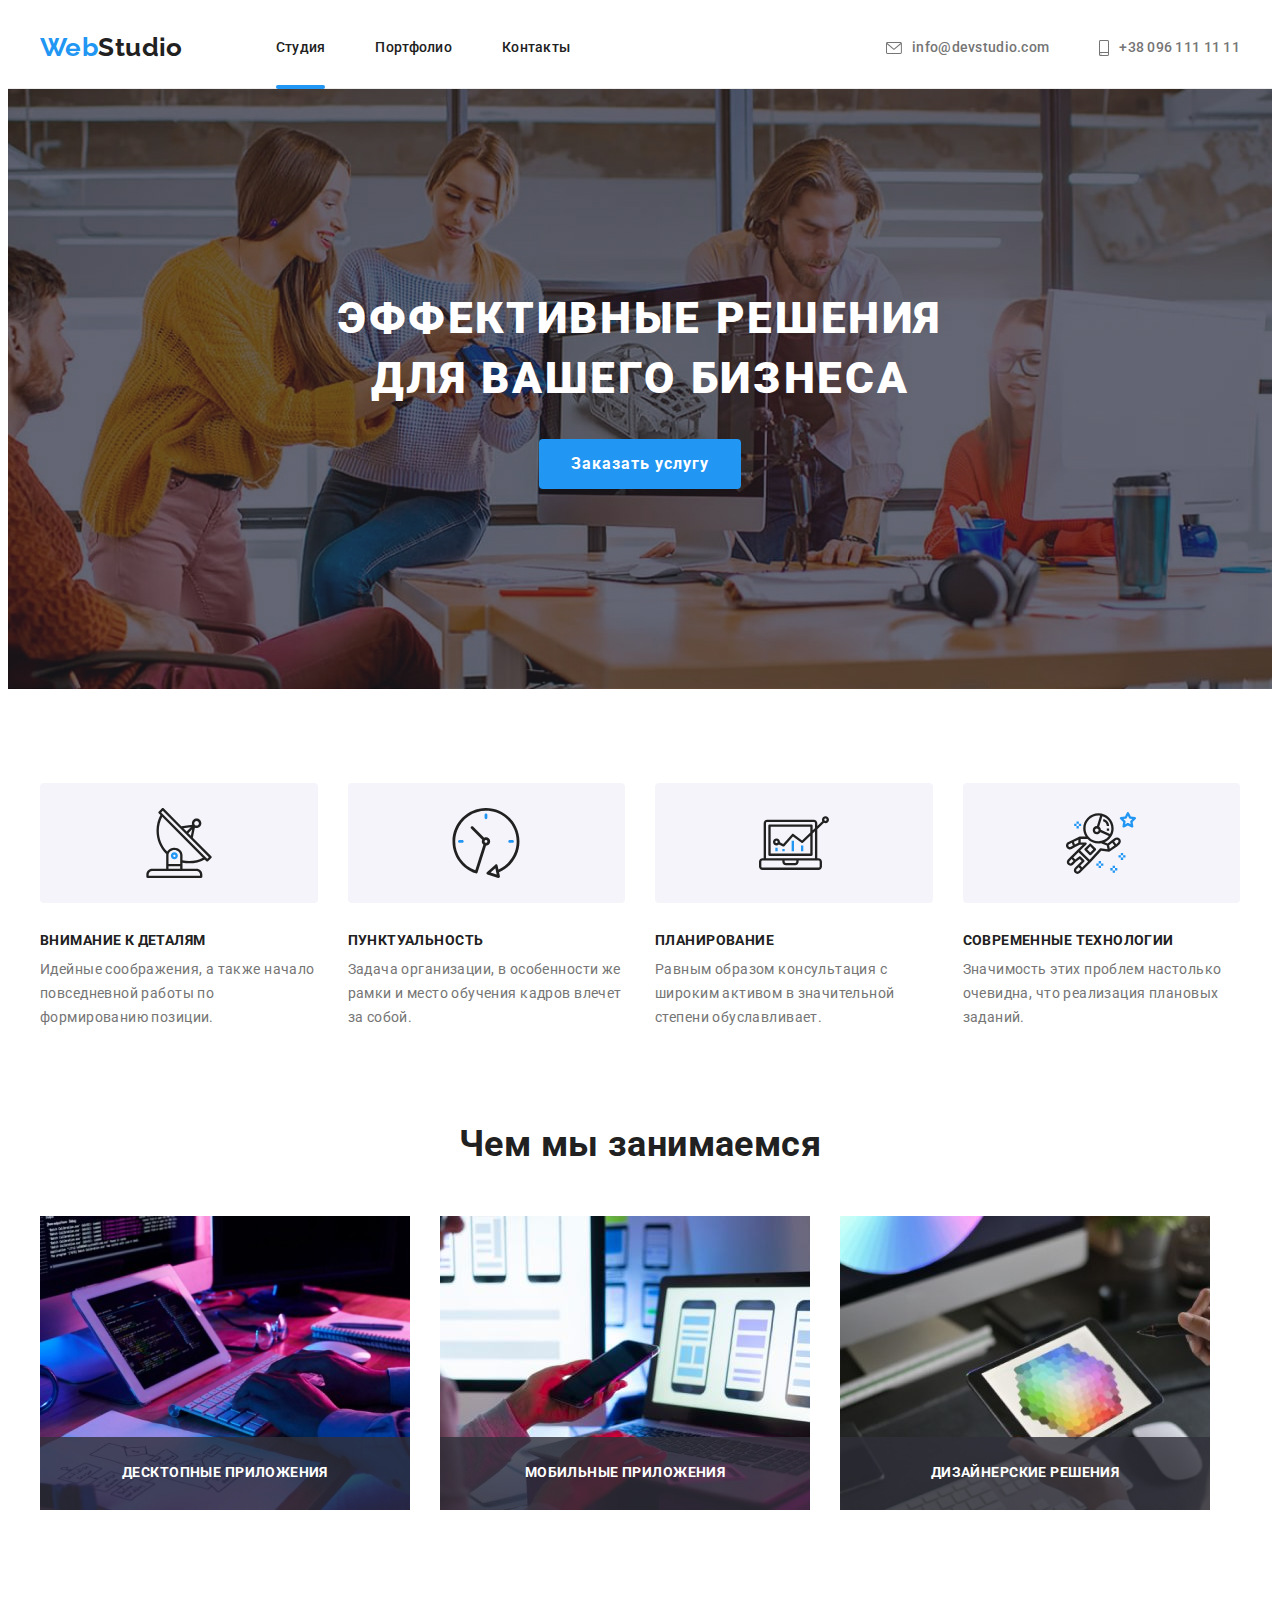
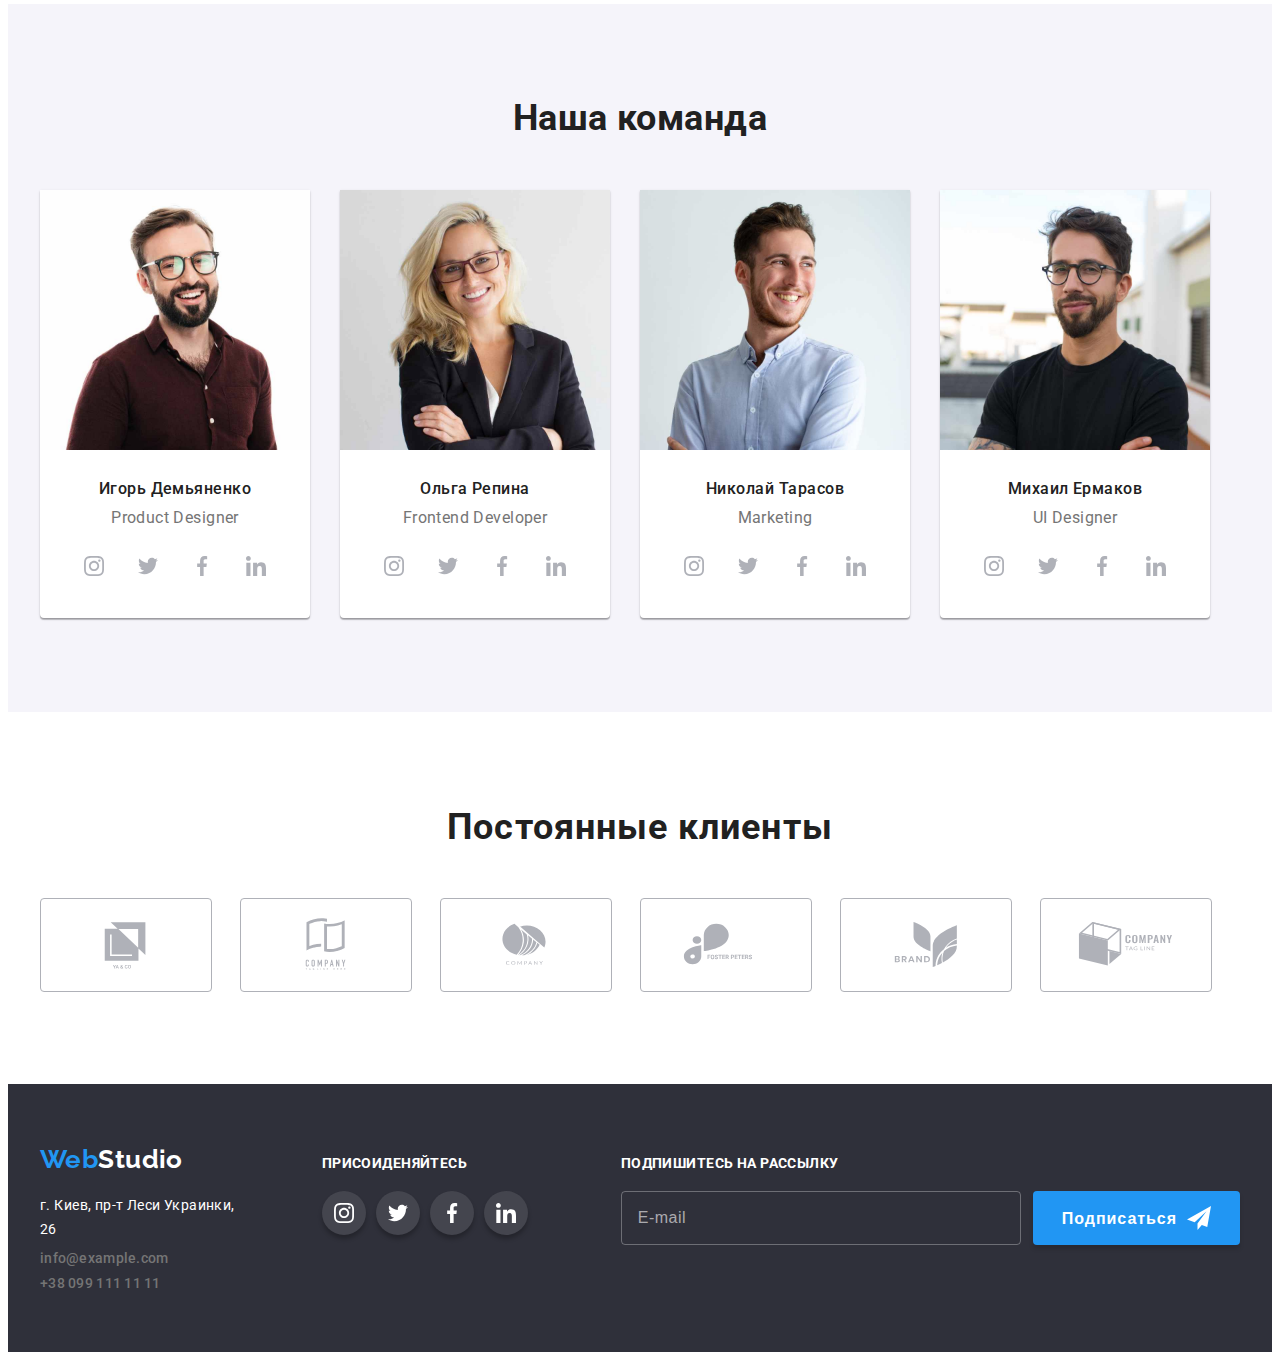
<file: index.html>
<!DOCTYPE html>
<html lang="ru">
<head>
    <meta charset="UTF-8">
    <meta http-equiv="X-UA-Compatible" content="IE=edge">
    <meta name="viewport" content="width=device-width, initial-scale=1.0">
    <title>WebStudio</title>
    <link rel="preconnect" href="https://fonts.googleapis.com">
    <link rel="preconnect" href="https://fonts.gstatic.com" crossorigin>
    <link href="https://fonts.googleapis.com/css2?family=Raleway:wght@700&family=Roboto:wght@400;500;700;900&display=swap" rel="stylesheet">
    <link rel="stylesheet" href="https://cdnjs.cloudflare.com/ajax/libs/modern-normalize/1.1.0/modern-normalize.min.css" integrity="sha512-wpPYUAdjBVSE4KJnH1VR1HeZfpl1ub8YT/NKx4PuQ5NmX2tKuGu6U/JRp5y+Y8XG2tV+wKQpNHVUX03MfMFn9Q==" crossorigin="anonymous" referrerpolicy="no-referrer" />
    <link rel="stylesheet" href="./css/styles.css">
</head>
    <body>
        <header>
            <div class="container header-flex">
                <nav class="header-nav">
                        <a href="./index.html" class="link header-nav-logo"><span class="header-accent-color">Web</span>Studio</a>
                    <ul class="header-list">
                        <li class="header-link"><a href="./index.html" class="link nav-list line">Студия</a></li>
                        <li class="header-link"><a href="./portfolio.html" class="link nav-list">Портфолио</a></li>
                        <li class="header-link"><a href="" class="link nav-list">Контакты</a></li>
                    </ul>
                </nav>
                    <ul class="list all-contacts">
                        <li class="link-contacts"><a href="mailto:info@devstudio.com" class="link header-contacts">
                            <svg class="mail" width="16" height="12">
                                <use href="./images/icons.svg#icon-email"></use>
                            </svg>
                                info@devstudio.com</a></li>
                        <li class="link-contacts">
                            <a href="tel:+380961111111" class="link header-contacts">
                                <svg class="telephone" width="10" height="16">
                                    <use href="./images/icons.svg#icon-number"></use>
                                </svg>
                                +38 096 111 11 11</a></li>
                    </ul>
            </div>
        </header>
<main>
    <section class="hero">
        <div class="container">
            <h1 class="hero-title">ЭФФЕКТИВНЫЕ РЕШЕНИЯ <br> ДЛЯ ВАШЕГО БИЗНЕСА</h1>
                <button type="button" class="hero-button" data-modal-open>Заказать услугу</button>
        </div>
    </section>
    <section class="feauture section">
        <div class="container">
            <h2 class="visually-hidden">Особенности</h2>
                <ul class="feauture-list">
                    <li class="feauture-item">                                        
                        <a href="" class="feauture-link">
                            <svg class="feauture-pic" width="70" height="70">
                                <use href="./images/icons.svg#icon-antenna"></use>
                            </svg>
                        </a>                                       
                            <h3 class="feauture-list-title">Внимание к деталям</h3>
                                <p class="future-text">Идейные соображения, а также начало повседневной работы по формированию позиции.</p>
                    </li>
                    <li class="feauture-item">
                        <a href="" class="feauture-link">
                            <svg class="feauture-pic" width="70" height="70">
                                <use href="./images/icons.svg#icon-clock"></use>
                            </svg>
                        </a> 
                            <h3 class="feauture-list-title">Пунктуальность</h3>
                                <p class="future-text">Задача организации, в особенности же рамки и место обучения кадров влечет за собой.</p>
                    </li>
                    <li class="feauture-item">
                        <a href="" class="feauture-link">
                            <svg class="feauture-pic" width="70" height="70">
                                <use href="./images/icons.svg#icon-diagram"></use>
                            </svg>
                        </a> 
                            <h3 class="feauture-list-title">Планирование</h3>
                                <p class="future-text">Равным образом консультация с широким активом в значительной степени обуславливает.</p>
                    </li>
                    <li class="feauture-item">
                        <a href="" class="feauture-link">
                            <svg class="feauture-pic" width="70" height="70">
                                <use href="./images/icons.svg#icon-astronaut"></use>
                            </svg>
                        </a> 
                            <h3 class="feauture-list-title">Современные технологии</h3>
                                <p class="future-text">Значимость этих проблем настолько очевидна, что реализация плановых заданий.</p>
                    </li>
                </ul>
        </div>
    </section>
    <section class="section feauture-work">
        <div class="container">
            <h2 class="about-title">Чем мы занимаемся</h2>
                <ul class="about-list">
                    <li class="about-item">
                        <div class="about-text">
                            <img src="./images/imagesfirstpage/computer1.jpg" alt="computer1" width="370" height="294">
                            <p class="about-text-style">Десктопные приложения</p>
                        </div> 
                    </li>
                    <li class="about-item">
                        <div class="about-text">
                            <img src="./images/imagesfirstpage/computer2.jpg" alt="computer2" width="370" height="294">
                            <p class="about-text-style">Мобильные приложения</p>
                        </div>
                    </li>
                    <li class="about-item">
                        <div class="about-text">
                            <img src="./images/imagesfirstpage/computer3.jpg" alt="computer3" width="370" height="294">
                            <p class="about-text-style">Дизайнерские решения</p>
                        </div>
                    </li>
                </ul>
        </div>
    </section>
    <section class="section team">
        <div class="container">
            <h2 class="team-title">Наша команда</h2>
                <ul class="team-list">
                    <li class="team-item">
                        <img src="./images/imagesfirstpage/man1.jpg" alt="man1" width="270" height="260" class="team-image">
                            <div class="team-component">
                                <h3 class="team-name">Игорь Демьяненко</h3>
                                    <p class="team-position">Product Designer</p>
                                        <ul class="team-socials-list">
                                            <li class="team-social-item">
                                                <a href="" class="team-social-link">
                                                    <svg class="team-social-icon" width="20" height="20">
                                                        <use href="./images/icons.svg#icon-instagram"></use>
                                                    </svg>
                                                </a>
                                            </li>
                                            <li class="team-social-item">
                                                <a href="" class="team-social-link">
                                                    <svg class="team-social-icon" width="20" height="20">
                                                        <use href="./images/icons.svg#icon-twitter"></use>
                                                    </svg>
                                                </a>
                                            </li>
                                            <li class="team-social-item">
                                                <a href="" class="team-social-link">
                                                    <svg class="team-social-icon" width="20" height="20">
                                                        <use href="./images/icons.svg#icon-facebook"></use>
                                                    </svg>
                                                </a>
                                            </li>
                                            <li class="team-social-item">
                                                <a href="" class="team-social-link">
                                                    <svg class="team-social-icon" width="20" height="20">
                                                        <use href="./images/icons.svg#icon-linkedin"></use>
                                                    </svg>
                                                </a>
                                            </li>
                                        </ul>
                            </div>
                    </li>
                    <li class="team-item">
                        <img src="./images/imagesfirstpage/woman.jpg" alt="woman" width="270" height="260" class="team-image">
                            <div class="team-component">
                                <h3 class="team-name">Ольга Репина</h3>
                                    <p class="team-position">Frontend Developer</p>
                                        <ul class="team-socials-list">
                                            <li class="team-social-item">
                                                <a href="" class="team-social-link">
                                                    <svg class="team-social-icon" width="20" height="20">
                                                        <use href="./images/icons.svg#icon-instagram"></use>
                                                    </svg>
                                                </a>
                                            </li>
                                            <li class="team-social-item">
                                                <a href="" class="team-social-link">
                                                    <svg class="team-social-icon" width="20" height="20">
                                                        <use href="./images/icons.svg#icon-twitter"></use>
                                                    </svg>
                                                </a>
                                            </li>
                                            <li class="team-social-item">
                                                <a href="" class="team-social-link">
                                                    <svg class="team-social-icon" width="20" height="20">
                                                        <use href="./images/icons.svg#icon-facebook"></use>
                                                    </svg>
                                                </a>
                                            </li>
                                            <li class="team-social-item">
                                                <a href="" class="team-social-link">
                                                    <svg class="team-social-icon" width="20" height="20">
                                                        <use href="./images/icons.svg#icon-linkedin"></use>
                                                    </svg>
                                                </a>
                                            </li>
                                        </ul>
                            </div>
                    </li>
                    <li class="team-item">
                        <img src="./images/imagesfirstpage/man2.jpg" alt="man2" width="270" height="260" class="team-image">
                            <div class="team-component">
                                <h3 class="team-name">Николай Тарасов</h3>
                                    <p class="team-position">Marketing</p>
                                        <ul class="team-socials-list">
                                            <li class="team-social-item">
                                                <a href="" class="team-social-link">
                                                    <svg class="team-social-icon" width="20" height="20">
                                                        <use href="./images/icons.svg#icon-instagram"></use>
                                                    </svg>
                                                </a>
                                            </li>
                                            <li class="team-social-item">
                                                <a href="" class="team-social-link">
                                                    <svg class="team-social-icon" width="20" height="20">
                                                        <use href="./images/icons.svg#icon-twitter"></use>
                                                    </svg>
                                                </a>
                                            </li>
                                            <li class="team-social-item">
                                                <a href="" class="team-social-link">
                                                    <svg class="team-social-icon" width="20" height="20">
                                                        <use href="./images/icons.svg#icon-facebook"></use>
                                                    </svg>
                                                </a>
                                            </li>
                                            <li class="team-social-item">
                                                <a href="" class="team-social-link">
                                                    <svg class="team-social-icon" width="20" height="20">
                                                        <use href="./images/icons.svg#icon-linkedin"></use>
                                                    </svg>
                                                </a>
                                            </li>
                                        </ul>
                            </div>
                    </li>
                    <li class="team-item">
                        <img src="./images/imagesfirstpage/man3.jpg" alt="man3" width="270" height="260" class="team-image">
                            <div class="team-component">
                                <h3 class="team-name">Михаил Ермаков</h3>
                                    <p class="team-position">UI Designer</p>
                                        <ul class="team-socials-list">
                                            <li class="team-social-item">
                                                <a href="" class="team-social-link">
                                                    <svg class="team-social-icon" width="20" height="20">
                                                        <use href="./images/icons.svg#icon-instagram"></use>
                                                    </svg>
                                                </a>
                                            </li>
                                            <li class="team-social-item">
                                                <a href="" class="team-social-link">
                                                    <svg class="team-social-icon" width="20" height="20">
                                                        <use href="./images/icons.svg#icon-twitter"></use>
                                                    </svg>
                                                </a>
                                            </li>
                                            <li class="team-social-item">
                                                <a href="" class="team-social-link">
                                                    <svg class="team-social-icon" width="20" height="20">
                                                        <use href="./images/icons.svg#icon-facebook"></use>
                                                    </svg>
                                                </a>
                                            </li>
                                            <li class="team-social-item">
                                                <a href="" class="team-social-link">
                                                    <svg class="team-social-icon" width="20" height="20">
                                                        <use href="./images/icons.svg#icon-linkedin"></use>
                                                    </svg>
                                                </a>
                                            </li>
                                        </ul>
                            </div>
                    </li>
                </ul>
        </div>
    </section>
    <section class="clients section">
        <div class="container">
            <h2 class="clients-title">Постоянные клиенты</h2>
                <ul class="clients-list">
                    <li class="clients-item">
                        <a href="" class="clients-link">
                            <svg class="clients-logo" width="106" height="60">
                                <use href="./images/icons.svg#icon-logo1"></use>
                            </svg>
                        </a>
                    </li>
                    <li class="clients-item">
                        <a href="" class="clients-link">
                            <svg class="clients-logo" width="106" height="60">
                                <use href="./images/icons.svg#icon-logo2"></use>
                            </svg>
                        </a>
                    </li>
                    <li class="clients-item">
                        <a href="" class="clients-link">
                            <svg class="clients-logo" width="106" height="60">
                                <use href="./images/icons.svg#icon-logo3"></use>
                            </svg>
                        </a>
                    </li>
                    <li class="clients-item">
                        <a href="" class="clients-link">
                            <svg class="clients-logo" width="106" height="60">
                                <use href="./images/icons.svg#icon-logo4"></use>
                            </svg>
                        </a>
                    </li>
                    <li class="clients-item">
                        <a href="" class="clients-link">
                            <svg class="clients-logo" width="106" height="60">
                                <use href="./images/icons.svg#icon-logo5"></use>
                            </svg>
                        </a>
                    </li>
                    <li class="clients-item">
                        <a href="" class="clients-link">
                            <svg class="clients-logo" width="106" height="60">
                                <use href="./images/icons.svg#icon-logo6"></use>
                            </svg>
                        </a>
                    </li>
                </ul>
        </div>
    </section>
</main>
<footer>
    <div class="container footer-flex"> 
        <div class="left-part-footer">                                  
            <a href="./index.html" class="link footer-logo"><span class="footer-accent-color">Web</span>Studio</a>
                <address>
                    <ul class="address-list">
                        <li class="address-item">
                            <a href="https://goo.gl/maps/4w8SDQ3q83mEW5g1A" class="link location" target="_blank" rel="noopener noreferrer">г. Киев, пр-т Леси Украинки, 26</a>
                        </li>
                        <li class="address-item">
                            <a href="mailto:info@example.com" class="link footer-contacts">info@example.com</a>
                        </li>
                        <li class="address-item">
                            <a href="tel:+380991111111" class="link footer-contacts">+38 099 111 11 11</a>
                        </li>
                    </ul>
                </address>
        </div> 
            <div class="invitation">
                <h2 class="invitation-title">ПРИСОИДЕНЯЙТЕСЬ</h2>
                    <ul class="invitation-list">
                        <li class="invitation-item">
                            <a href="" class="invitation-link">
                                <svg class="invitation-social" width="20" height="20">
                                    <use href="./images/icons.svg#icon-instagram"></use>
                                </svg>
                            </a>
                        </li>
                        <li class="invitation-item">
                            <a href="" class="invitation-link">
                                <svg class="invitation-social" width="20" height="20">
                                    <use href="./images/icons.svg#icon-twitter"></use>
                                </svg>
                            </a>
                        </li>
                        <li class="invitation-item">
                            <a href="" class="invitation-link">
                                <svg class="invitation-social" width="20" height="20">
                                    <use href="./images/icons.svg#icon-facebook"></use>
                                </svg>
                            </a>
                        </li>
                        <li class="invitation-item">
                            <a href="" class="invitation-link">
                                <svg class="invitation-social" width="20" height="20">
                                    <use href="./images/icons.svg#icon-linkedin"></use>
                                </svg>
                            </a>
                        </li>
                    </ul>
            </div>
                        <div class="subscribe">
                            <h2 class="subscribe-title">ПОДПИШИТЕСЬ НА РАССЫЛКУ</h2>
                            <form action="#" class="subscribe-form">
                                    <div class="subscribe-inputs">
                                            <input type="text" placeholder="E-mail" name="user-email" class="subscribe-input">
                                                    <button type="submit" class="subscribe-button">Подписаться
                                                        <svg class="subscribe-icon">
                                                            <use href="./images/icons.svg#icon-icon-send" width="24" height=24></use>
                                                        </svg>
                                                    </button>
                                    </div>
                            </form>
                        </div>  
    </div>  
</footer>

<div class="backdrop is-hidden" data-modal>
    <div class="modal">
        <button type="button" class="button-close" data-modal-close>
            <svg class="black-icon">
                <use href="./images/icons.svg#icon-close-black-modal" class="color-close-but"></use>
            </svg>
        </button>
        <p class="modal-title">Оставьте свои данные, мы вам перезвоним</p>
            <form action="#">
                <div class="form-field">
                    <label class="input-text" for="user-name">Имя</label>
                        <div class="input-wrap">
                            <input type="text" name="user-name" class="form-input" id="user-name">
                                <svg class="input-icon" width="18" height="18">
                                    <use href="./images/icons.svg#icon-person-black"></use>
                                </svg>
                        </div>     
                </div>
                <div class="form-field">
                    <label class="input-text" for="user-tel">Телефон</label>
                        <div class="input-wrap">
                            <input type="text" name="user-tel" class="form-input" id="user-tel">
                                <svg class="input-icon" width="18" height="18">
                                    <use href="./images/icons.svg#icon-phone-black"></use>
                                </svg>
                        </div>
                </div>
                <div class="form-field">
                    <label class="input-text" for="user-email">Почта</label>
                        <div class="input-wrap">
                            <input type="text" name="user-email" class="form-input" id="user-email">
                                <svg class="input-icon" width="18" height="18">
                                    <use href="./images/icons.svg#icon-email-black"></use>
                                </svg>    
                    </div>
                </div>

                <div class="coment-field">
                    <label class="input-text" for="user-text">Комментарий</label>
                        <textarea name="user-text" id="user-text" class="form-text" placeholder="Введите текст"></textarea>
                </div>

                <div class="checkbox-field">
                    <input type="checkbox" name="policy" id="policy" class="policy-check visually-hidden">
                        <label for="policy" class="check-text">
                            <span>
                                <svg class="policy-icon" width="16" height="15">
                                    <use href="./images/icons.svg#icon-vectorgalochka"></use>
                                </svg>
                            </span>Соглашаюсь с рассылкой и принимаю<a href="" class="check-link">Условия договора</a>
                        </label>
                </div>

                <button type="submit" class="submit-button">Отправить</button>
            </form> 
    </div>
</div>
<script src="./js/modal.js"></script>

</body>

</html>
</file>
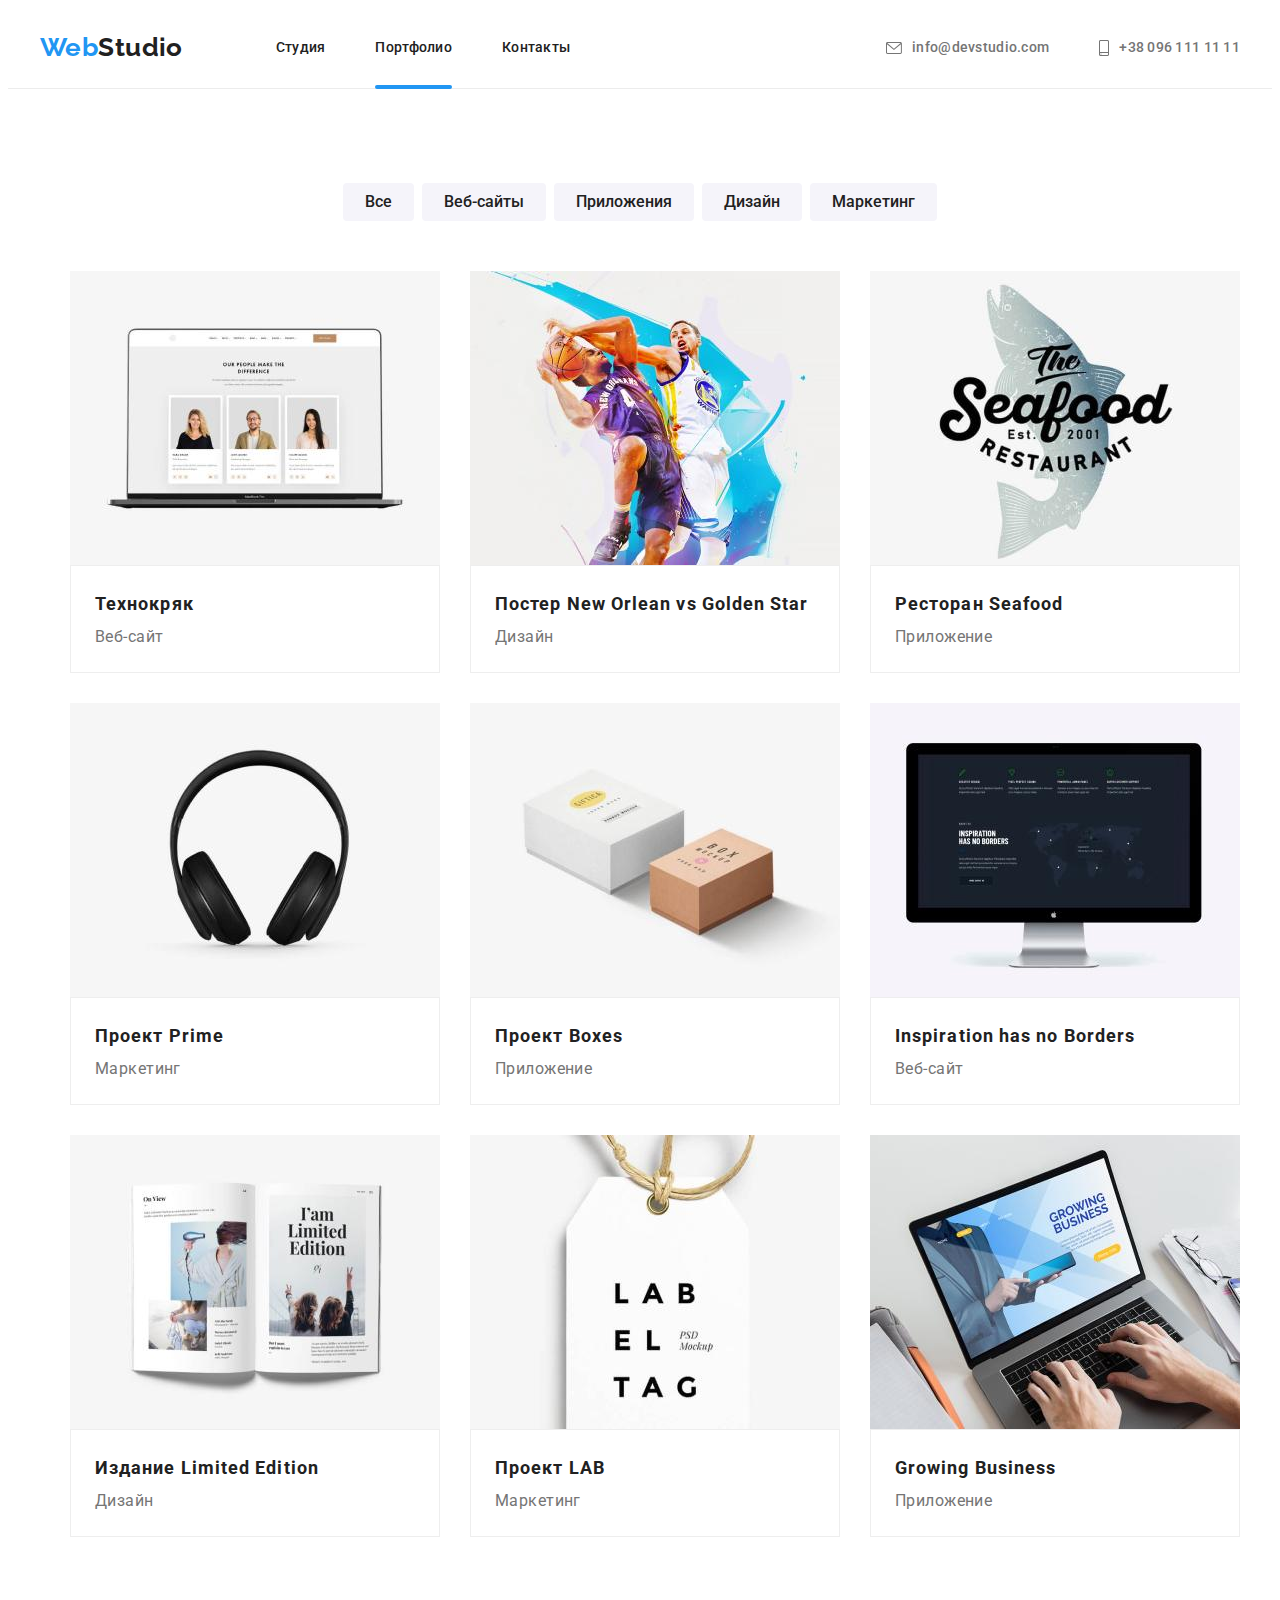
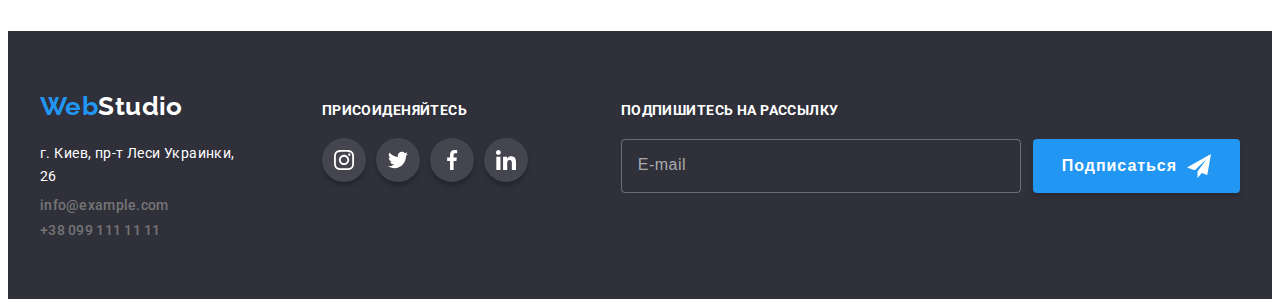
<file: portfolio.html>
<!DOCTYPE html>
<html lang="ru">
<head>
    <meta charset="UTF-8">
    <meta http-equiv="X-UA-Compatible" content="IE=edge">
    <meta name="viewport" content="width=device-width, initial-scale=1.0">
    <title>WebStudio</title>
    <link rel="preconnect" href="https://fonts.googleapis.com">
    <link rel="preconnect" href="https://fonts.gstatic.com" crossorigin>
    <link href="https://fonts.googleapis.com/css2?family=Raleway:wght@700&family=Roboto:wght@400;500;700;900&display=swap" rel="stylesheet">
    <link rel="stylesheet" href="https://cdnjs.cloudflare.com/ajax/libs/modern-normalize/1.1.0/modern-normalize.min.css" integrity="sha512-wpPYUAdjBVSE4KJnH1VR1HeZfpl1ub8YT/NKx4PuQ5NmX2tKuGu6U/JRp5y+Y8XG2tV+wKQpNHVUX03MfMFn9Q==" crossorigin="anonymous" referrerpolicy="no-referrer" />
    <link rel="stylesheet" href="./css/styles.css">
</head>
<body>
<header>
    <div class="container header-flex">
        <nav class="header-nav">
            <a href="./index.html" class="link header-nav-logo"><span class="header-accent-color">Web</span>Studio</a>
                <ul class="header-list">
                    <li class="header-link"><a href="./index.html" class="link nav-list">Студия</a></li>
                    <li class="header-link"><a href="./portfolio.html" class="link nav-list line">Портфолио</a></li>
                    <li class="header-link"><a href="" class="link nav-list">Контакты</a></li>
                </ul>
        </nav>
            <ul class="list all-contacts">
                <li class="link-contacts">
                    <a href="mailto:info@devstudio.com" class="link header-contacts">
                        <svg class="mail" width="16" height="12">
                            <use href="./images/icons.svg#icon-email"></use>
                        </svg>
                            info@devstudio.com</a></li>
                <li class="link-contacts">
                    <a href="tel:+380961111111" class="link header-contacts">
                        <svg class="telephone" width="10" height="16">
                                <use href="./images/icons.svg#icon-number"></use>
                        </svg>
                            +38 096 111 11 11</a></li>
            </ul>
    </div>
</header>
<main>
    <section class="section">
        <div class="container">             
            <h1 class="visually-hidden">Portfolio</h1>
                <ul class="filter">
                    <li class="portfolio-filter-button"><button type="button" class="filter-button">Все</button></li>
                    <li class="portfolio-filter-button"><button type="button" class="filter-button">Веб-сайты</button></li>
                    <li class="portfolio-filter-button"><button type="button" class="filter-button">Приложения</button></li>
                    <li class="portfolio-filter-button"><button type="button" class="filter-button">Дизайн</button></li>
                    <li class="portfolio-filter-button"><button type="button" class="filter-button">Маркетинг</button></li>
                </ul>
                    <ul class="portfolio-card-list">
                        <li class="card-item">
                            <a href="" class="card-link link">
                                <div class="card-description">
                                    <img src="./images/imagessecondpage/img-web-site.jpg" alt="img-web-site" width="370" height="294" class="image-portfolio">
                                        <p class="card-text">Технокряк это современная площадка распространения коронавируса. Компании используют эту платформу для цифрового шпионажа и атак на защищённые сервера конкурентов.</p>
                                </div>
                                    <div class="card-product">
                                        <h2 class="product-name">Технокряк</h2>
                                            <p class="product-type">Веб-сайт</p>
                                    </div>
                            </a>
                        </li>
                        <li class="card-item">
                            <a href="" class="card-link link">
                                <div class="card-description">
                                    <img src="./images/imagessecondpage/img-designe.jpg" alt="img-designe" width="370" height="294" class="image-portfolio">
                                        <p class="card-text">Технокряк это современная площадка распространения коронавируса. Компании используют эту платформу для цифрового шпионажа и атак на защищённые сервера конкурентов.</p>
                                </div>
                                    <div class="card-product">
                                        <h2 class="product-name">Постер New Orlean vs Golden Star</h2>
                                            <p class="product-type">Дизайн</p>
                                    </div>
                            </a>
                        </li>
                        <li class="card-item">
                            <a href="" class="card-link link">
                                <div class="card-description">
                                    <img src="./images/imagessecondpage/img-app.jpg" alt="img-app" width="370" height="294" class="image-portfolio">
                                        <p class="card-text">Технокряк это современная площадка распространения коронавируса. Компании используют эту платформу для цифрового шпионажа и атак на защищённые сервера конкурентов.</p>
                                </div>
                                    <div class="card-product">
                                        <h2 class="product-name">Ресторан Seafood</h2>
                                            <p class="product-type">Приложение</p>
                                    </div>
                            </a>
                        </li>
                        <li class="card-item">
                            <a href="" class="card-link link">
                                <div class="card-description">
                                    <img src="./images/imagessecondpage/img-marketing.jpg" alt="img-marketing" width="370" height="294" class="image-portfolio">
                                        <p class="card-text">Технокряк это современная площадка распространения коронавируса. Компании используют эту платформу для цифрового шпионажа и атак на защищённые сервера конкурентов.</p>
                                </div>
                                    <div class="card-product">
                                        <h2 class="product-name">Проект Prime</h2>
                                            <p class="product-type">Маркетинг</p>
                                    </div>
                            </a>
                        </li>
                        <li class="card-item">
                            <a href="" class="card-link link">
                                <div class="card-description">
                                    <img src="./images/imagessecondpage/img-app-two.jpg" alt="img-app-two" width="370" height="294" class="image-portfolio">
                                        <p class="card-text">Технокряк это современная площадка распространения коронавируса. Компании используют эту платформу для цифрового шпионажа и атак на защищённые сервера конкурентов.</p>
                                </div>
                                    <div class="card-product">
                                        <h2 class="product-name">Проект Boxes</h2>
                                            <p class="product-type">Приложение</p>
                                    </div>
                            </a>
                        </li>
                        <li class="card-item">
                            <a href="" class="card-link link">
                                <div class="card-description">
                                    <img src="./images/imagessecondpage/img-web-site-two.jpg" alt="img-web-site-two" width="370" height="294" class="image-portfolio">
                                        <p class="card-text">Технокряк это современная площадка распространения коронавируса. Компании используют эту платформу для цифрового шпионажа и атак на защищённые сервера конкурентов.</p>
                                </div>
                                    <div class="card-product">
                                        <h2 class="product-name">Inspiration has no Borders</h2>
                                            <p class="product-type">Веб-сайт</p>
                                    </div>
                            </a>
                        </li>
                        <li class="card-item">
                            <a href="" class="card-link link">
                                <div class="card-description">
                                    <img src="./images/imagessecondpage/img-designe-two.jpg" alt="img-designe-two" width="370" height="294" class="image-portfolio">
                                        <p class="card-text">Технокряк это современная площадка распространения коронавируса. Компании используют эту платформу для цифрового шпионажа и атак на защищённые сервера конкурентов.</p>
                                </div>
                                    <div class="card-product">
                                        <h2 class="product-name">Издание Limited Edition</h2>
                                            <p class="product-type">Дизайн</p>
                                    </div>
                            </a>
                        </li>
                        <li class="card-item">
                            <a href="" class="card-link link">
                                <div class="card-description">
                                    <img src="./images/imagessecondpage/img-marketing-two.jpg" alt="img-marketing-two" width="370" height="294" class="image-portfolio">
                                        <p class="card-text">Технокряк это современная площадка распространения коронавируса. Компании используют эту платформу для цифрового шпионажа и атак на защищённые сервера конкурентов.</p>
                                </div>
                                    <div class="card-product">
                                        <h2 class="product-name">Проект LAB</h2>
                                            <p class="product-type">Маркетинг</p>
                                    </div>
                            </a>
                        </li>
                        <li class="card-item">
                            <a href="" class="card-link link">
                                <div class="card-description">
                                    <img src="./images/imagessecondpage/img-app-three.jpg" alt="img-app-three" width="370" height="294" class="image-portfolio">
                                        <p class="card-text">Технокряк это современная площадка распространения коронавируса. Компании используют эту платформу для цифрового шпионажа и атак на защищённые сервера конкурентов.</p>
                                </div>
                                    <div class="card-product">
                                        <h2 class="product-name">Growing Business</h2>
                                            <p class="product-type">Приложение</p>
                                </div>
                            </a>
                        </li>
                    </ul>
        </div>
    </section>  
</main>
<footer>
    <div class="container footer-flex"> 
        <div class="left-part-footer">                                  
            <a href="./index.html" class="link footer-logo"><span class="footer-accent-color">Web</span>Studio</a>
                <address>
                    <ul class="address-list">
                        <li class="address-item">
                            <a href="https://goo.gl/maps/4w8SDQ3q83mEW5g1A" class="link location" target="_blank" rel="noopener noreferrer">г. Киев, пр-т Леси Украинки, 26</a>
                        </li>
                        <li class="address-item">
                            <a href="mailto:info@example.com" class="link footer-contacts">info@example.com</a>
                        </li>
                        <li class="address-item">
                            <a href="tel:+380991111111" class="link footer-contacts">+38 099 111 11 11</a>
                        </li>
                    </ul>
                </address>
        </div> 
            <div class="invitation">
                <h2 class="invitation-title">ПРИСОИДЕНЯЙТЕСЬ</h2>
                    <ul class="invitation-list">
                        <li class="invitation-item">
                            <a href="" class="invitation-link">
                                <svg class="invitation-social" width="20" height="20">
                                    <use href="./images/icons.svg#icon-instagram"></use>
                                </svg>
                            </a>
                        </li>
                        <li class="invitation-item">
                            <a href="" class="invitation-link">
                                <svg class="invitation-social" width="20" height="20">
                                    <use href="./images/icons.svg#icon-twitter"></use>
                                </svg>
                            </a>
                        </li>
                        <li class="invitation-item">
                            <a href="" class="invitation-link">
                                <svg class="invitation-social" width="20" height="20">
                                    <use href="./images/icons.svg#icon-facebook"></use>
                                </svg>
                            </a>
                        </li>
                        <li class="invitation-item">
                            <a href="" class="invitation-link">
                                <svg class="invitation-social" width="20" height="20">
                                    <use href="./images/icons.svg#icon-linkedin"></use>
                                </svg>
                            </a>
                        </li>
                    </ul>
            </div>
                        <section class="subscribe">
                            <h2 class="subscribe-title">ПОДПИШИТЕСЬ НА РАССЫЛКУ</h2>
                            <form action="#" class="subscribe-form">
                                    <div class="subscribe-inputs">
                                            <input type="text" placeholder="E-mail" name="user-email" class="subscribe-input">
                                                    <button type="submit" class="subscribe-button">Подписаться
                                                        <svg class="subscribe-icon">
                                                            <use href="./images/icons.svg#icon-icon-send" width="24" height=24></use>
                                                        </svg>
                                                    </button>
                                    </div>
                            </form>
                        </section>  
    </div>  
</footer>
</body>
</html>
</file>
<file: css/styles.css>
/* Палитра цветов */
:root {
--primary-text-color: #212121;
--other-text-color: #757575;
--accent-text-color: #2196F3;
--title-text-color: #FFFFFF;
--contact-text-color: rgba(255, 255, 255, 0.6);
--background-color: #2F303A;
--accent-background-color: #188ce8;
--button-filter-color: #F5F4FA;
--border-color: #ECECEC;
--second-border-coolor: #EEEEEE;
--team-icon-color: #AFB1B8;
--color-icon: rgba(175, 177, 184, 1);
}

p,
h1,
h2,
h3,
h4,
h5,
h6 {
margin: 0;
}

ul {
list-style: none;
margin: 0;
padding: 0;
}

button {
cursor: pointer;
}

.list {
list-style: none;
}

.header-list{
display: flex;
}

.link {
text-decoration: none;
}

body {
font-size: 14px;
line-height: 1.14;
letter-spacing: 0.03em;
font-family: 'Roboto', sans-serif ;
color: var(--primary-text-color);
}

address {
font-style: normal;
}

footer {
background-color: var(--background-color);
padding-top: 60px;
padding-bottom: 60px;
}

header {
border-bottom: 1px solid var(--border-color);
}

img {
max-width: 100%;
height: auto;
display: block;
}

.visually-hidden {
position: absolute;
white-space: nowrap;
width: 1px;
height: 1px;
overflow: hidden;
border: 0;
padding: 0;
clip: rect(0 0 0 0);
clip-path: inset(50%);
margin: -1px;
}

.container {
width: 1200px;
padding-left: 15px;
padding-right: 15px;
margin: 0 auto;
}

/* -------HEADER------- */

.line::after {
content: '';
width: 100%;
border-top: 4px solid var(--accent-text-color);
position: absolute;
left: 0;
bottom: -1px;
border-radius: 2px;
}

.header-link {
position: relative;
margin-right: 50px;
}

.header-link:last-child {
margin-right: 0px;
}

.mail {
fill: currentColor;
margin-right: 10px;
}

.telephone {
fill: currentColor;
margin-right: 10px;
}

.header-nav-logo {
font-family: 'Raleway', sans-serif;
font-weight: 700;
font-size: 26px;
line-height: 1.19;
color: var(--primary-text-color);
padding-top: 24px;
padding-bottom: 25px;
margin-right: 93px;
}

.header-accent-color {
color: var(--accent-text-color);
}

.nav-list {
font-weight: 500;
letter-spacing: 0.02em;
color: var(--primary-text-color);
padding-top: 32px;
padding-bottom: 32px; 
display: block;
transition-duration: 250ms;
transition-timing-function: cubic-bezier(0.4, 0, 0.2, 1);
transition-property: color;
}

.nav-list:hover,
.nav-list:focus {
color: var(--accent-text-color);
}

.header-contacts {
font-weight: 500;
letter-spacing: 0.02em;
color: var(--other-text-color);
display: flex;
align-items: center;
transition-duration: 250ms;
transition-timing-function: cubic-bezier(0.4, 0, 0.2, 1);
transition-property: color;
}

.link-contacts {
margin-left: 50px;
}

.link-contacts:first-child {
margin-left: 0px;
}

.header-contacts:hover,
.header-contacts:focus {
color: var(--accent-text-color);
}

.all-contacts {
display: flex;
}

.header-nav {
display: flex;
}

.header-flex {
align-items: center;
display: flex;
justify-content: space-between;
}

/* -------HERO------- */

.hero-title {
font-weight: 900;
font-size: 44px;
line-height: 1.36;
letter-spacing: 0.06em;
text-transform: uppercase;
color: var(--title-text-color);
display: flex;
text-align: center;
justify-content: center;
margin-bottom: 30px;
}

.hero {
background-color: var(--background-color);
background-image: linear-gradient(rgba(47, 48, 58, 0.4), rgba(47, 48, 58, 0.4)), url(../images/bcgimage/heroimg.jpg) ;
max-width: 1600px;
background-repeat: no-repeat;
background-size: cover;
background-position: center;
margin: 0 auto;
padding-top: 200px;
padding-bottom: 200px;
}

.hero-button {
font-family: 'Roboto', sans-serif;
font-weight: 700;
font-size: 16px;
line-height: 1.87;
letter-spacing: 0.06em;
color: var(--title-text-color);
background-color: var(--accent-text-color);
display: flex;
margin: 0 auto;
padding-left: 32px;  
padding-right: 32px;
padding-top: 10px;
padding-bottom: 10px;
border: transparent;
border-radius: 4px;
transition-duration: 250ms;
transition-timing-function: cubic-bezier(0.4, 0, 0.2, 1);
transition-property: background-color;
}

.hero-button:hover,
.hero-button:focus {
background-color: var(--accent-background-color);
}

/* -------FEAUTURE------- */

.section {
padding-top: 94px;
padding-bottom: 94px;
}

.feauture-work {
padding-top: 0px;
}

.feauture-list {
display: flex;
}

.feauture-item {
flex-basis: calc((100% - 90px) /4 );
margin-right: 30px;
}

.feauture-item:last-child {
margin-right: 0;
}

.future-text {
line-height: 1.71;
color: var(--other-text-color);
}

.feauture-list-title {
font-weight: 700;
font-size: 14px;
line-height: 1.14;
letter-spacing: 0.03em;
text-transform: uppercase;
color: var(--primary-text-color);
margin-bottom: 10px;
} 

.feauture-link {
display: flex;
justify-content: center;
align-items: center;
border-radius: 4px;
background-color: var(--button-filter-color);
height: 120px;
margin-bottom: 30px;
}

/* -------ABOUT------- */

.about-text-style {
position: absolute;
bottom: 0;
background: rgba(47, 48, 58, 0.8);
font-weight: 700;
font-size: 14px;
line-height: 1.14;
text-align: center;
letter-spacing: 0.03em;
text-transform: uppercase;
width: 100%;
height: 25%;
display: flex;
align-items: center;
justify-content: center;
color: var(--title-text-color);
}

.about-text {
position: relative;
align-items: center;
}

.about {
padding-bottom: 94px;
}

.about-list {
display: flex;
}

.about-item {
margin-right: 30px;
}

.about-item:last-child {
margin-right: 0px;
}

.about-title {
font-weight: 700;
font-size: 36px;
line-height: 1.16;
display: block;
text-align: center;
margin-bottom: 50px;
}

/* -------TEAM------- */

.team {
background-color: var(--button-filter-color);
}

.team-socials-list {
display: flex;
justify-content: center;
}

.team-social-item {
margin-right: 10px;
}

.team-social-item:last-child {
margin-right: 0px;
}

.team-social-icon {
transition-duration: 250ms;
transition-timing-function: cubic-bezier(0.4, 0, 0.2, 1);
transition-property: fill;
fill: var(--team-icon-color);
}

.team-social-link {
width: 44px;
height: 44px;
background-color: var(--title-text-color);
display: flex;
justify-content: center;
align-items: center;
border-radius: 50%;
transition-duration: 250ms;
transition-timing-function: cubic-bezier(0.4, 0, 0.2, 1);
transition-property: background-color;
}

.team-social-link:hover,
.team-social-link:focus {
background-color: var(--accent-background-color);
}

.team-social-link:hover .team-social-icon,
.team-social-link:focus .team-social-icon {
fill: var(--title-text-color);
}

.team-list {
display: flex;
}

.team-item {
box-shadow: 
0px 1px 3px rgba(0, 0, 0, 0.12), 
0px 1px 1px rgba(0, 0, 0, 0.14), 
0px 2px 1px rgba(0, 0, 0, 0.2);
border-radius: 0px 0px 4px 4px;
margin-right: 30px;
background-color: var(--title-text-color);
}

.team-item:last-child {
margin-right: 0px;
}

.team-component {
padding-top: 30px;
padding-bottom: 30px;
}

.team-name {
font-weight: 500;
font-size: 16px;
line-height: 1.18;
letter-spacing: 0.03em;
margin-bottom: 10px;
display: block;
text-align: center;
}

.team-title {
font-weight: 700;
font-size: 36px;
line-height: 1.16;
display: block;
text-align: center;
margin-bottom: 50px;
}

.team-position {
font-size: 16px;
line-height: 1.18;
color: var(--other-text-color);
display: block;
text-align: center;
margin-bottom: 16px;
}

/* ---------CLIENTS--------- */

.clients-title {
font-weight: 700;
font-size: 36px;
line-height: calc(42 / 36);
text-align: center;
letter-spacing: 0.03em;
margin-bottom: 50px;
}

.clients-list {
    display: flex;
}

.clients-link {
display: flex;
justify-content: center;
align-items: center;
fill: var(--color-icon);
border: 1px solid var(--color-icon);
border-radius: 4px;
width: 100%;
height: 100%;
transition-duration: 250ms;
transition-timing-function: cubic-bezier(0.4, 0, 0.2, 1);
transition-property: fill, border; 
}

.clients-link:hover,
.clients-link:focus {
fill: var(--accent-text-color);
border: 1px solid var(--accent-text-color);
}

.clients-item {
width: 170px;
height: 92px;
margin-right: 30px;
}

.clients-item:last-child {
margin-right: 0px;
}

.clients-logo {
align-items: center;
justify-content: center;
}

/* -------FOOTER------- */

.footer-flex {
display: flex;
align-items: baseline;
}

.left-part-footer {
margin-right: 70px;
} 

.invitation {
    margin-right: 93px;
}

.invitation-title {
font-weight: 700;
font-size: 14px;
line-height: calc(16 / 14);
letter-spacing: 0.03em;
text-transform: uppercase;
color: var(--title-text-color);
margin-bottom: 20px;
}

.invitation-list {
display: flex;
margin: 0 auto;
}

.invitation-link {
width: 44px;
height: 44px;
background-color:  rgba(255, 255, 255, 0.1);
fill: var(--title-text-color);
border-radius: 50%;
display: flex;
justify-content: center;
align-items: center;
box-shadow: 0px 4px 4px rgba(0, 0, 0, 0.25);
transition-duration: 250ms;
transition-timing-function: cubic-bezier(0.4, 0, 0.2, 1);
transition-property: background-color;
}

.invitation-link:hover,
.invitation-link:focus {
background-color: var(--accent-text-color);
}

.invitation-item {
margin-right: 10px;
}

.invitation-item:last-child {
margin-right: 0px;
}

.address-item {
margin-bottom: 9px;
}

.address-item:last-child {
margin-bottom: 0px;
}

.footer-logo {
display: block;
font-family: 'Raleway', sans-serif;
font-weight: 700;
font-size: 26px;
line-height: 1.19;
color: var(--title-text-color);
margin-bottom: 20px;
}

.footer-color {
background-color: var(--background-color);
}

.footer-accent-color {
color: var(--accent-text-color);
}

.location {
line-height: 1.71;
color: var(--title-text-color);
}

.location:active{
color: var(--accent-text-color);
}

.footer-contacts {
font-weight: 500;
letter-spacing: 0.02em;
color: var(--other-text-color);
transition-duration: 250ms;
transition-timing-function: cubic-bezier(0.4, 0, 0.2, 1);
transition-property: color;
}

.footer-contacts:hover,
.footer-contacts:focus {
color: var(--accent-text-color);
}

/* -------POTRFOLIO-PAGE------- */

.card-description {
position: relative;
overflow: hidden;
}

.card-text {
position: absolute;
top: 0;
font-size: 18px;
line-height: 1.55;
letter-spacing: 0.03em;
color: #ffffff;
background-color: rgba(33, 150, 243, 0.9);
padding-left: 24px;
padding-top: 63px;
padding-right: 24px;
padding-bottom: 63px;
height: 100%;
transform: translateY(100%);
transition-property: transform;
transition-duration: 250ms;
transition-timing-function: cubic-bezier(0.4, 0, 0.2, 1);
}

.card-link:hover .card-text,
.card-link:focus .card-text{
transform: translateY(0);
}

.portfolio-card-list {
display: flex;
justify-content: center;
flex-wrap: wrap;
margin-right: -30px;
}

.card-item {
border-radius: 4px;
margin-right: 30px;
margin-bottom: 30px;
}

.card-link {
display: block;
transition-duration: 250ms;
transition-timing-function: cubic-bezier(0.4, 0, 0.2, 1);
transition-property: box-shadow;
}

.card-link:hover,
.card-link:focus {
box-shadow: 
0px 1px 1px rgba(0, 0, 0, 0.12), 
0px 4px 4px rgba(0, 0, 0, 0.06), 
1px 4px 6px rgba(0, 0, 0, 0.16);;
}

.card-item:nth-child(3n) {
margin-right: 0px;
margin-bottom: 30px;
}

.card-item:nth-last-child(-n + 3){
margin-bottom: 0px;
}

.card-product {
padding-right: 24px;
padding-left: 24px;
padding-top: 20px;
padding-bottom: 20px;
border: 1px solid var(--second-border-coolor);
}

.filter {
display: flex;
margin-bottom: 50px;
justify-content: center;
}

.portfolio-filter-button {
margin-right: 8px;
}

.portfolio-filter-button:last-child {
margin-right: 0px;
}

.filter-button {
font-family: 'Roboto', sans-serif;
font-weight: 500;
font-size: 16px;
line-height: 1.62;
color: var(--primary-text-color);
background-color: var(--button-filter-color);
padding-left: 22px;
padding-right: 22px;
padding-top: 6px;
padding-bottom: 6px;
border: transparent;
border-radius: 4px;
transition-duration: 250ms;
transition-timing-function: cubic-bezier(0.4, 0, 0.2, 1);
transition-property: color, background-color, box-shadow;
}

.filter-button:hover,
.filter-button:focus {
color: var(--title-text-color);
background-color: var(--accent-background-color);
box-shadow: 
0px 3px 1px rgba(0, 0, 0, 0.1), 
0px 1px 2px rgba(0, 0, 0, 0.08), 
0px 2px 2px rgba(0, 0, 0, 0.12);
border-radius: 4px;
}

.product-name {
font-weight: 700;
font-size: 18px;
line-height: 2;
letter-spacing: 0.06em;
color: var(--primary-text-color);
}

.product-type {
font-size: 16px;
line-height: 1.87;
color: var(--other-text-color);
}

/* -----MODAL----- */

.submit-button {
font-weight: 700;
font-size: 16px;
line-height: 1.87;
letter-spacing: 0.06em;
margin: 0 auto;
display: flex;
align-items: center;
justify-content: center;
letter-spacing: 0.06em;
color: var(--title-text-color);
border: none;
background-color: var(--accent-text-color);
width: 200px;
height: 50px;
border-radius: 4px;
transition-property: background-color;
transition-duration: 250ms;
transition-timing-function: cubic-bezier(0.4, 0, 0.2, 1);
}

.submit-button:hover, 
.submit-button:focus {
background-color: var(--accent-background-color);
}

.backdrop {
position: fixed;
width: 100vw;
height: 100vh;
background-color: rgba(0, 0, 0, 0.2);
top: 0;
left: 0;
transition: opacity 250ms, visibility 250ms;
}

.backdrop.is-hidden .modal {
transform: scale(0.5);
}

.modal {
position: absolute;
top: 50%;
left: 50%;
width: 528px;
min-height: 581px;
background-color:var(--title-text-color);
transform: translate(-50%, -50%) scale(1);
transition: transform 250ms;
transition-timing-function: cubic-bezier(0.4, 0, 0.2, 1);
padding: 40px;
}

.form-input {
width: 448px;
height: 40px;
border: 1px solid rgba(33, 33, 33, 0.2);
border-radius: 4px;
padding-left: 42px;
outline: none;
transition: border-color 250ms;
transition-timing-function: cubic-bezier(0.4, 0, 0.2, 1);
}

.form-input:focus {
border-color: var(--accent-text-color);
}

.form-input:focus + .input-icon {
fill: var(--accent-text-color);
}

.input-wrap {
position: relative;
}

.input-icon {
position: absolute;
left: 12px;
top: 50%;
transform: translateY(-50%);
transition: fill 250ms;
transition-timing-function: cubic-bezier(0.4, 0, 0.2, 1);
}

.form-text {
display: block;
width: 448px;
height: 120px;
border: 1px solid rgba(33, 33, 33, 0.2);
border-radius: 4px;
padding-left: 16px;
padding-right: 16px;
padding-bottom: 12px;
padding-top: 12px;
resize: none;
outline: none;
transition: border-color 250ms;
transition-timing-function: cubic-bezier(0.4, 0, 0.2, 1);
}

.form-text:focus {
border-color: var(--accent-text-color);
}

.form-field {
margin-bottom: 10px;
}

.coment-field {
margin-bottom: 20px;
}

.checkbox-field {
margin-bottom: 30px;
}

.check-text {
font-size: 14px;
line-height: 1.71;
letter-spacing: 0.03em;
color: var(--other-text-color);
display: flex;
align-items: center;
justify-content: center;
}

.check-text span {
width: 16px;
height: 15px;
border: 2px solid var(--primary-text-color);
border-radius: 2px;
margin-right: 7px;
display: flex;
align-items: center;
justify-content: center;
} 

.check-link {
padding-left: 4px;
font-size: 14px;
letter-spacing: 0.03em;
text-decoration: underline;
color: var(--accent-text-color);

}

.policy-icon {
fill: transparent;
}

.policy-check:checked + .check-text span {
border: none;
background-color: var(--accent-text-color);
}

.policy-check:checked + .check-text .policy-icon {
fill: var(--title-text-color);
}

.modal-title {
font-weight: 700;
font-size: 20px;
line-height: 1.15;
text-align: center;
letter-spacing: 0.03em;
margin-bottom: 12px;
color: var(--primary-text-color);
}

.input-text {
font-size: 12px;
line-height: 1.16;
letter-spacing: 0.01em;
color: var(--other-text-color);
display: block;
margin-bottom: 4px;
}

.button-close {
display: flex;
align-items: center;
justify-content: center;
position: absolute;
top: 8px;
right: 8px;
padding: 0px;
border-radius: 50%;
border: 1px solid rgba(0, 0, 0, 0.1);
background-color: transparent;
color: inherit;
width: 30px;
height: 30px;
position: absolute;
}

.button-close .black-icon:hover,
.button-close .black-icon:focus {
fill: var(--accent-text-color);
}

.color-close-but {
width: 18px;
height: 18px;
justify-content: center;
display: block;
align-items: center;
}

.black-icon {
border-radius: 50%;
width: 18px;
height: 18px;
transition-duration: 250ms;
transition-timing-function: cubic-bezier(0.4, 0, 0.2, 1);
transition-property: fill;
}

.is-hidden {
opacity: 0;
pointer-events: none;
visibility: hidden;
}

/* --------------SUBSCRIBE----------------- */

.subscribe-inputs {
display: flex;
}

.subscribe-title {
font-weight: 700;
font-size: 14px;
line-height: 1.14;
letter-spacing: 0.03em;
color: var(--title-text-color);
margin-bottom: 20px;
}

.subscribe-input {
width: 380px;
height: 50px;
border: 1px solid rgba(255, 255, 255, 0.3);
border-radius: 4px;
background-color: transparent;
outline: none;
color: var(--title-text-color);
}

.subscribe-inputs input {
padding-left: 16px;
}

.subscribe-input::placeholder {
font-size: 16px;
line-height: 1.25;
letter-spacing: 0.03em;
color: rgba(255, 255, 255, 0.6);
}

.subscribe-button {
background-color: var(--accent-text-color);
border-radius: 4px;
box-shadow: 0px 4px 4px rgba(0, 0, 0, 0.15);
padding: 10px 29px;
border: none;
font-weight: 700;
font-size: 16px;
line-height: 1.87;
letter-spacing: 0.06em;
position: relative;
color: var(--title-text-color);
display: flex;
align-items: center;
justify-content: center;
position: relative;
margin-left: 12px;
transition-property: background-color;
transition-duration: 250ms;
transition-timing-function: cubic-bezier(0.4, 0, 0.2, 1);
}

.subscribe-button:hover,
.subscribe-button:focus {
background-color: #188ce8;
}

.subscribe-icon {
width: 24px;
height: 24px;
right: 0;
margin-left: 10px;
}
</file>
